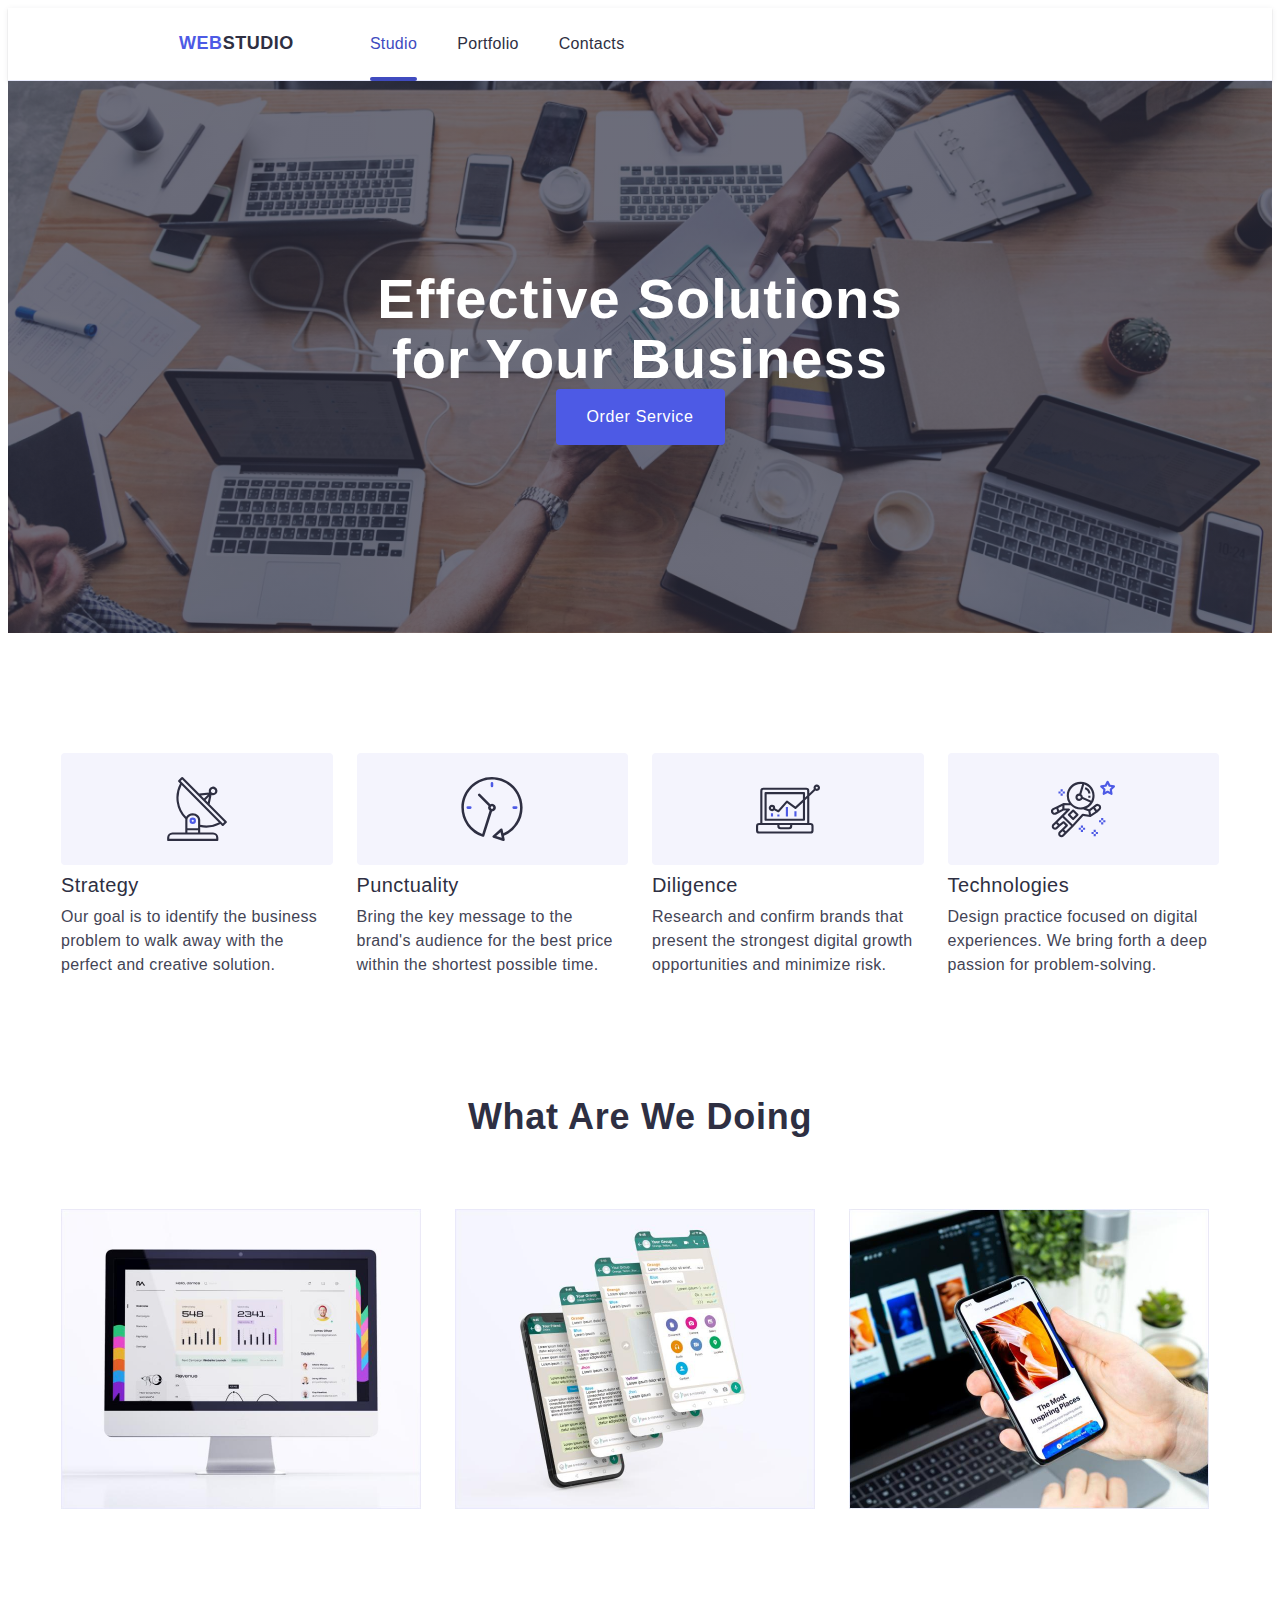
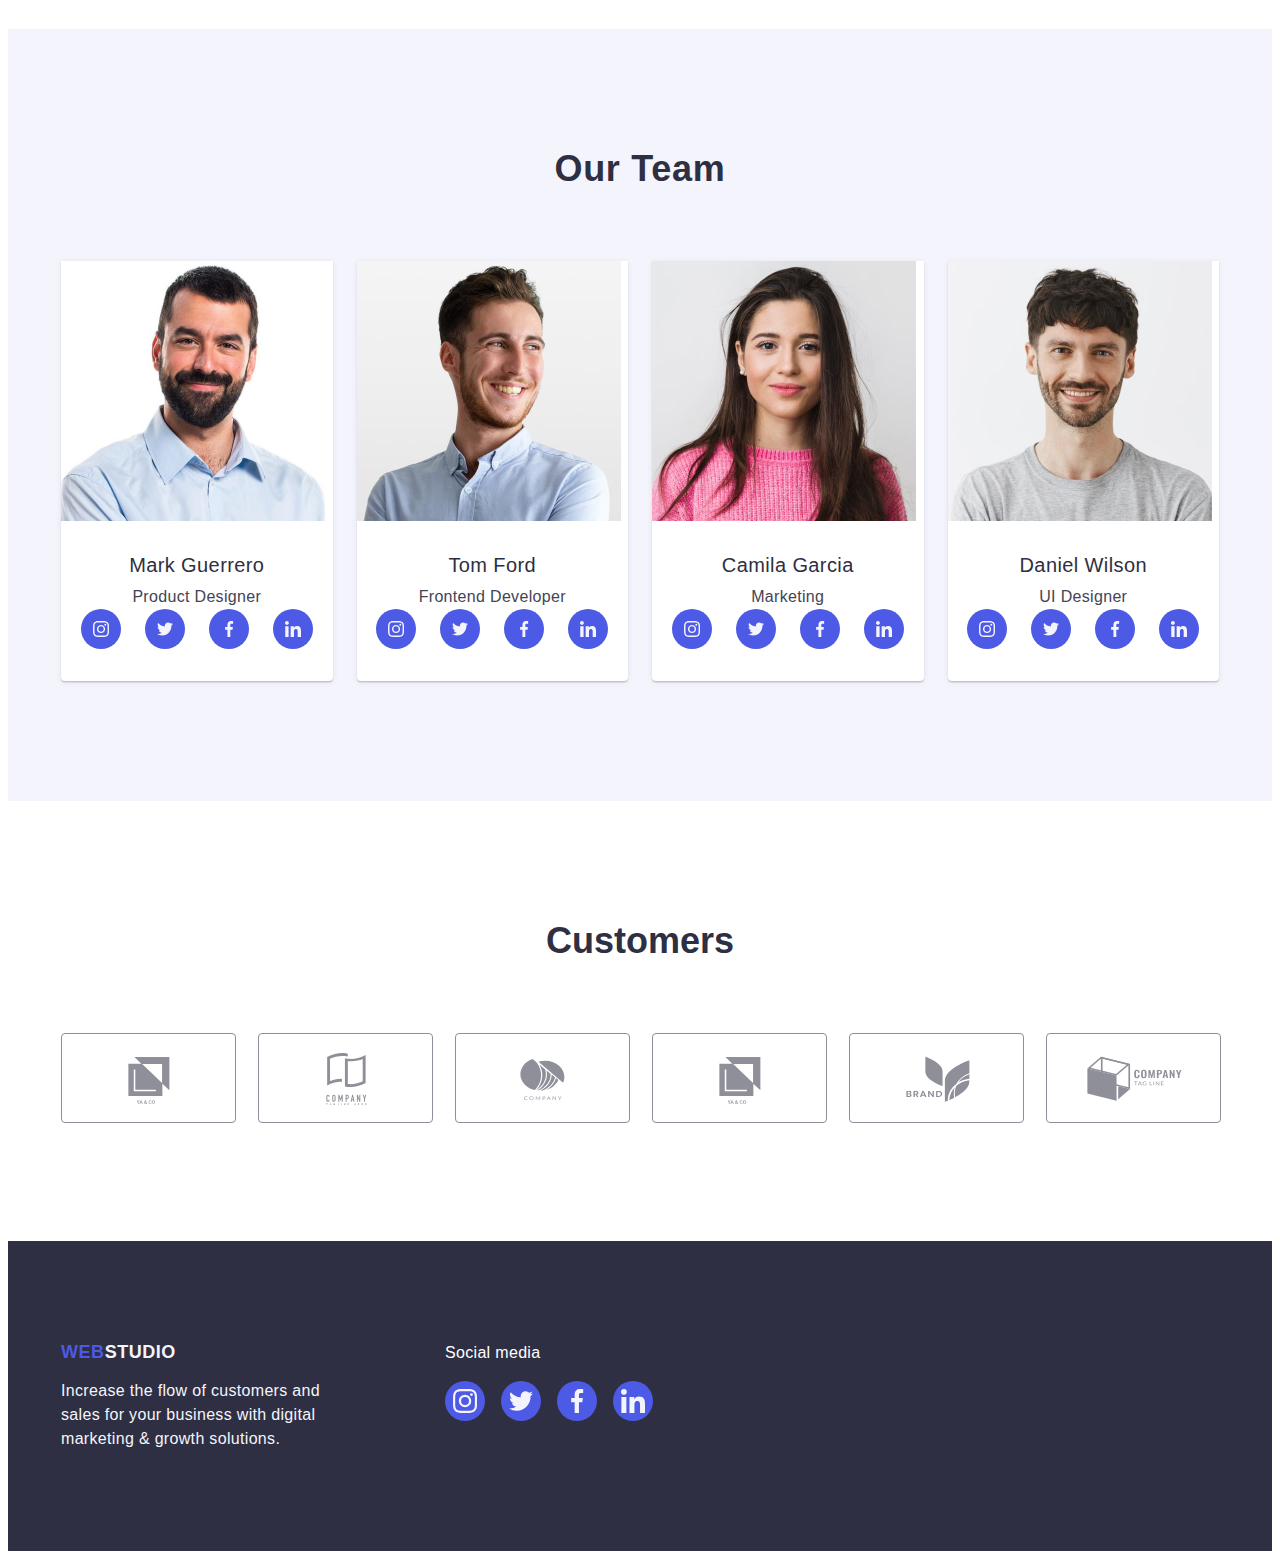
<file: index.html>
<!DOCTYPE html>
<html lang="en">
  <head>
    <meta charset="utf-8" />
    <meta name="viewport" content="width=device-width, initial-scale=1.0" />
    <link rel="shortcut icon" href="favicon.ico" type="image/x-icon" />
    <link rel="preconnect" href="https://fonts.googleapis.com" />
    <link rel="preconnect" href="https://fonts.gstatic.com" crossorigin />
    <link
      rel="preconnect"
      href="https://fonts.googleapis.com/css2?family=Raleway:wght@800&family=Roboto:wght@400;500;700&display=swap"
    />
    <link rel="preconnect" href="https://fonts.googleapis.com" />
    <link rel="preconnect" href="https://fonts.gstatic.com" crossorigin />
    <link
      rel="stylesheet"
      href="https://cdnjs.cloudflare.com/ajax/libs/modern-normalize/2.0.0/modern-normalize.min.css"
      integrity="sha512-4xo8blKMVCiXpTaLzQSLSw3KFOVPWhm/TRtuPVc4WG6kUgjH6J03IBuG7JZPkcWMxJ5huwaBpOpnwYElP/m6wg=="
      crossorigin="anonymous"
      referrerpolicy="no-referrer"
    />
    <link rel="stylesheet" href="./css/style.css" />
    <title>Web Studio</title>
  </head>
  <body>
    <header class="header">
      <div class="header-container container">
        <nav class="header-nav">
          <a href="./index.html" class="header-link link"
            >Web<span class="logo-header">Studio</span></a
          >

          <ul class="list header-li">
            <li><a href="./index.html" class="studio-index link">Studio</a></li>
            <li><a href="./portfolio.html" class="studio-li link">Portfolio</a></li>
            <li><a href="" class="studio-li link">Contacts</a></li>
          </ul>
        </nav>
        <address class="adress-header">
          <ul class="adress-list list">
            <li><a href="mailto:info@devstudio.com" class="mailtel link">info@devstudio.com</a></li>
            <li><a href="tel:+110001111111" class="mailtel link">+11 (000) 111-11-11</a></li>
          </ul>
        </address>
      </div>
    </header>
    <main>
      <!-- Effective Solutions for Your Business -->
      <section class="section-one">
        <div class="container">
          <h1 class="section-one-h">Effective Solutions for Your Business</h1>
          <button type="button" class="section-one-button" data-modal-open>Order Service</button>
          <div></div>
        </div>
      </section>
      <section class="section-two">
        <div class="container">
          <div class="visually-hidden">
            <h2>Container</h2>
          </div>
          <ul class="section-two-list list">
            <li class="section-two-list-li"
              ><div class="index-image-one"
                ><svg class="" width="64" height="64">
                  <use href="./images/icons.svg#icon-antenna-1"></use>
                </svg>
              </div>
              <h3 class="section-two-h">Strategy</h3>
              <p class="section-two-p">
                Our goal is to identify the business problem to walk away with the perfect and
                creative solution.
              </p>
            </li>
            <li class="section-two-list-li"
              ><div class="index-image-one"
                ><svg class="" width="64" height="64">
                  <use href="./images/icons.svg#icon-clock-1"></use>
                </svg>
              </div>
              <h3 class="section-two-h">Punctuality</h3>
              <p class="section-two-p">
                Bring the key message to the brand's audience for the best price within the shortest
                possible time.
              </p>
            </li>
            <li class="section-two-list-li"
              ><div class="index-image-one"
                ><svg class="" width="64" height="64">
                  <use href="./images/icons.svg#icon-diagram-1"></use>
                </svg>
              </div>
              <h3 class="section-two-h">Diligence</h3>
              <p class="section-two-p">
                Research and confirm brands that present the strongest digital growth opportunities
                and minimize risk.
              </p>
            </li>
            <li class="section-two-list-li"
              ><div class="index-image-one"
                ><svg class="" width="64" height="64">
                  <use href="./images/icons.svg#icon-astronaut-1"></use>
                </svg>
              </div>
              <h3 class="section-two-h">Technologies</h3>
              <p class="section-two-p">
                Design practice focused on digital experiences. We bring forth a deep passion for
                problem-solving.
              </p>
            </li>
          </ul>
        </div>
      </section>
      <section class="section-three">
        <!-- What are we doing? -->
        <div class="container">
          <h2 class="section-three-h">What are we doing</h2>
          <ul class="section-three-list list">
            <li class="section-three-list-li"
              ><img src="./images/image1.jpg" alt="computer" width="360"
            /></li>
            <li class="section-three-list-li"
              ><img src="./images/image2.jpg" alt="telegramm" width="360"
            /></li>
            <li class="section-three-list-li"
              ><img src="./images/image3.jpg" alt="phone" width="360"
            /></li>
          </ul>
        </div>
      </section>

      <!-- Our Team -->
      <section class="section-four">
        <div class="container">
          <h2 class="section-four-h">Our Team</h2>
          <ul class="section-four-list list">
            <li class="section-four-li">
              <img src="./images/image.jpg" alt="Mark Guerrero" width="264" />
              <div class="section-four-div"
                ><h3 class="section-four-li-h">Mark Guerrero</h3>
                <p class="section-four-li-p">Product Designer</p>
                <ul class="section-four-ul-social">
                  <li class="section-four-ul-social-li"
                    ><a href="" class="section-four-ul-cosical-li-a"
                      ><svg class="section-four-ul-cosical-li-a-svg" width="16" height="16">
                        <use href="./images/icons.svg#icon-instagram-2"></use></svg></a
                  ></li>
                  <li class="section-four-ul-social-li"
                    ><a href="" class="section-four-ul-cosical-li-a"
                      ><svg class="section-four-ul-cosical-li-a-svg" width="16" height="16">
                        <use href="./images/icons.svg#icon-twitter-1"></use></svg></a
                  ></li>
                  <li class="section-four-ul-social-li"
                    ><a href="" class="section-four-ul-cosical-li-a"
                      ><svg class="section-four-ul-cosical-li-a-svg" width="16" height="16">
                        <use href="./images/icons.svg#icon-facebook-1"></use></svg></a
                  ></li>
                  <li class="section-four-ul-social-li"
                    ><a href="" class="section-four-ul-cosical-li-a"
                      ><svg class="section-four-ul-cosical-li-a-svg" width="16" height="16">
                        <use href="./images/icons.svg#icon-linkedin-1"></use></svg></a
                  ></li>
                </ul>
              </div>
            </li>
            <li class="section-four-li">
              <img src="./images/image(2).jpg" alt="Tom Ford" width="264" />
              <div class="section-four-div">
                <h3 class="section-four-li-h">Tom Ford</h3>
                <p class="section-four-li-p">Frontend Developer</p>
                <ul class="section-four-ul-social">
                  <li class="section-four-ul-social-li"
                    ><a href="" class="section-four-ul-cosical-li-a"
                      ><svg class="section-four-ul-cosical-li-a-svg" width="16" height="16">
                        <use href="./images/icons.svg#icon-instagram-2"></use></svg></a
                  ></li>
                  <li class="section-four-ul-social-li"
                    ><a href="" class="section-four-ul-cosical-li-a"
                      ><svg class="section-four-ul-cosical-li-a-svg" width="16" height="16">
                        <use href="./images/icons.svg#icon-twitter-1"></use></svg></a
                  ></li>
                  <li class="section-four-ul-social-li"
                    ><a href="" class="section-four-ul-cosical-li-a"
                      ><svg class="section-four-ul-cosical-li-a-svg" width="16" height="16">
                        <use href="./images/icons.svg#icon-facebook-1"></use></svg></a
                  ></li>
                  <li class="section-four-ul-social-li"
                    ><a href="" class="section-four-ul-cosical-li-a"
                      ><svg class="section-four-ul-cosical-li-a-svg" width="16" height="16">
                        <use href="./images/icons.svg#icon-linkedin-1"></use></svg></a
                  ></li>
                </ul>
              </div>
            </li>
            <li class="section-four-li">
              <img src="./images/image(3).jpg" alt="Camila Garcia" width="264" />
              <div class="section-four-div">
                <h3 class="section-four-li-h">Camila Garcia</h3>
                <p class="section-four-li-p">Marketing</p>
                <ul class="section-four-ul-social">
                  <li class="section-four-ul-social-li"
                    ><a href="" class="section-four-ul-cosical-li-a"
                      ><svg class="section-four-ul-cosical-li-a-svg" width="16" height="16">
                        <use href="./images/icons.svg#icon-instagram-2"></use></svg></a
                  ></li>
                  <li class="section-four-ul-social-li"
                    ><a href="" class="section-four-ul-cosical-li-a"
                      ><svg class="section-four-ul-cosical-li-a-svg" width="16" height="16">
                        <use href="./images/icons.svg#icon-twitter-1"></use></svg></a
                  ></li>
                  <li class="section-four-ul-social-li"
                    ><a href="" class="section-four-ul-cosical-li-a"
                      ><svg class="section-four-ul-cosical-li-a-svg" width="16" height="16">
                        <use href="./images/icons.svg#icon-facebook-1"></use></svg></a
                  ></li>
                  <li class="section-four-ul-social-li"
                    ><a href="" class="section-four-ul-cosical-li-a"
                      ><svg class="section-four-ul-cosical-li-a-svg" width="16" height="16">
                        <use href="./images/icons.svg#icon-linkedin-1"></use></svg></a
                  ></li>
                </ul>
              </div>
            </li>
            <li class="section-four-li">
              <img src="./images/image(4).jpg" alt="Daniel Wilson" width="264" />
              <div class="section-four-div">
                <h3 class="section-four-li-h">Daniel Wilson</h3>
                <p class="section-four-li-p">UI Designer</p>
                <ul class="section-four-ul-social">
                  <li class="section-four-ul-social-li"
                    ><a href="" class="section-four-ul-cosical-li-a"
                      ><svg class="section-four-ul-cosical-li-a-svg" width="16" height="16">
                        <use href="./images/icons.svg#icon-instagram-2"></use></svg></a
                  ></li>
                  <li class="section-four-ul-social-li"
                    ><a href="" class="section-four-ul-cosical-li-a"
                      ><svg class="section-four-ul-cosical-li-a-svg" width="16" height="16">
                        <use href="./images/icons.svg#icon-twitter-1"></use></svg></a
                  ></li>
                  <li class="section-four-ul-social-li"
                    ><a href="" class="section-four-ul-cosical-li-a"
                      ><svg class="section-four-ul-cosical-li-a-svg" width="16" height="16">
                        <use href="./images/icons.svg#icon-facebook-1"></use></svg></a
                  ></li>
                  <li class="section-four-ul-social-li"
                    ><a href="" class="section-four-ul-cosical-li-a"
                      ><svg class="section-four-ul-cosical-li-a-svg" width="16" height="16">
                        <use href="./images/icons.svg#icon-linkedin-1"></use></svg></a
                  ></li>
                </ul>
              </div>
            </li>
          </ul>
        </div>
      </section>
      <section class="section-five"
        ><div class="container"
          ><h2 class="section-five-h">Customers</h2>
          <ul class="section-five-ul"
            ><li class="section-five-ul-li"
              ><a href="" class="section-five-ul-li-a"
                ><svg class="section-five-svg" width="104" height="56">
                  <use href="./images/icons.svg#icon-Logo"></use></svg></a
            ></li>
            <li class="section-five-ul-li"
              ><a href="" class="section-five-ul-li-a"
                ><svg class="section-five-svg" width="104" height="56">
                  <use href="./images/icons.svg#icon-Logo-1"></use></svg></a
            ></li>
            <li class="section-five-ul-li"
              ><a href="" class="section-five-ul-li-a"
                ><svg class="section-five-svg" width="104" height="56">
                  <use href="./images/icons.svg#icon-Logo-2"></use></svg></a
            ></li>
            <li class="section-five-ul-li"
              ><a href="" class="section-five-ul-li-a"
                ><svg class="section-five-svg" width="104" height="56">
                  <use href="./images/icons.svg#icon-Logo"></use></svg></a
            ></li>
            <li class="section-five-ul-li"
              ><a href="" class="section-five-ul-li-a"
                ><svg class="section-five-svg" width="104" height="56">
                  <use href="./images/icons.svg#icon-Logo-3"></use></svg></a
            ></li>
            <li class="section-five-ul-li"
              ><a href="" class="section-five-ul-li-a"
                ><svg class="section-five-svg" width="104" height="56">
                  <use href="./images/icons.svg#icon-Logo-4"></use></svg></a></li></ul></div
      ></section>
    </main>
    <footer class="footer">
      <div class="footer-div container">
        <div class="footer-div-div">
          <a href="./index.html" class="footer-a link"
            >Web<span class="logo-footer">Studio</span></a
          >
          <p class="footer-p">
            Increase the flow of customers and sales for your business with digital marketing &
            growth solutions.
          </p>
        </div>
        <div>
          <p class="social-media">Social media</p>
          <ul class="footer-ul">
            <li class="footer-ul-li"
              ><a href="" class="footer-ul-li-a"
                ><svg class="footer-svg" width="24" height="24">
                  <use href="./images/icons.svg#icon-instagram-2"></use></svg></a
            ></li>
            <li class="footer-ul-li"
              ><a href="" class="footer-ul-li-a"
                ><svg class="footer-svg" width="24" height="24">
                  <use href="./images/icons.svg#icon-twitter-1"></use></svg></a
            ></li>
            <li class="footer-ul-li"
              ><a href="" class="footer-ul-li-a"
                ><svg class="footer-svg" width="24" height="24">
                  <use href="./images/icons.svg#icon-facebook-1"></use></svg></a
            ></li>
            <li class="footer-ul-li"
              ><a href="" class="footer-ul-li-a"
                ><svg class="footer-svg" width="24" height="24">
                  <use href="./images/icons.svg#icon-linkedin-1"></use></svg></a
            ></li>
          </ul>
        </div>
      </div>
    </footer>
    <div data-modal class="modal-div is-hidden">
      <div class="modal-div-div"
        ><button type="button" class="modal-button" data-modal-close
          ><svg class="modal-svg" width="8" height="8">
            <use href="./images/icons.svg#icon-close"></use>
          </svg>
        </button>
      </div>
    </div>
    <script src="./js/modal.js"></script>
  </body>
</html>
</file>
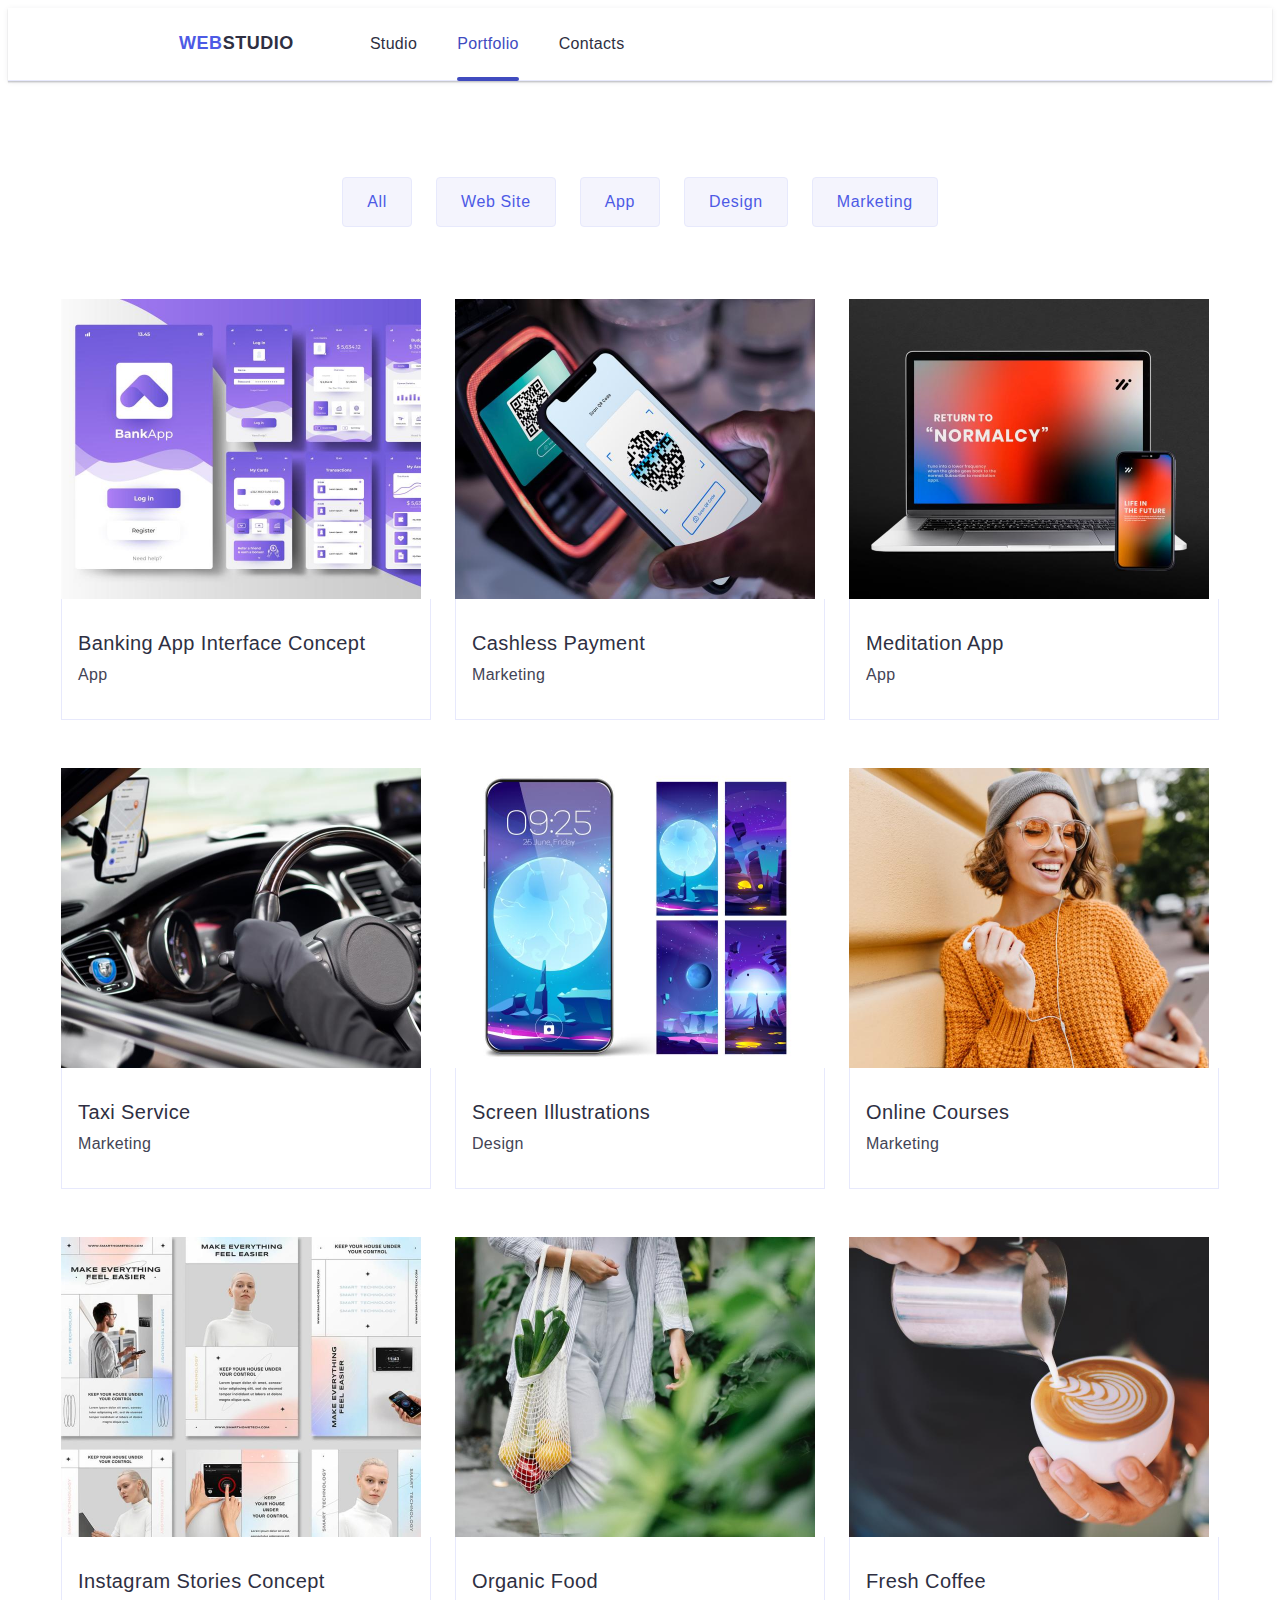
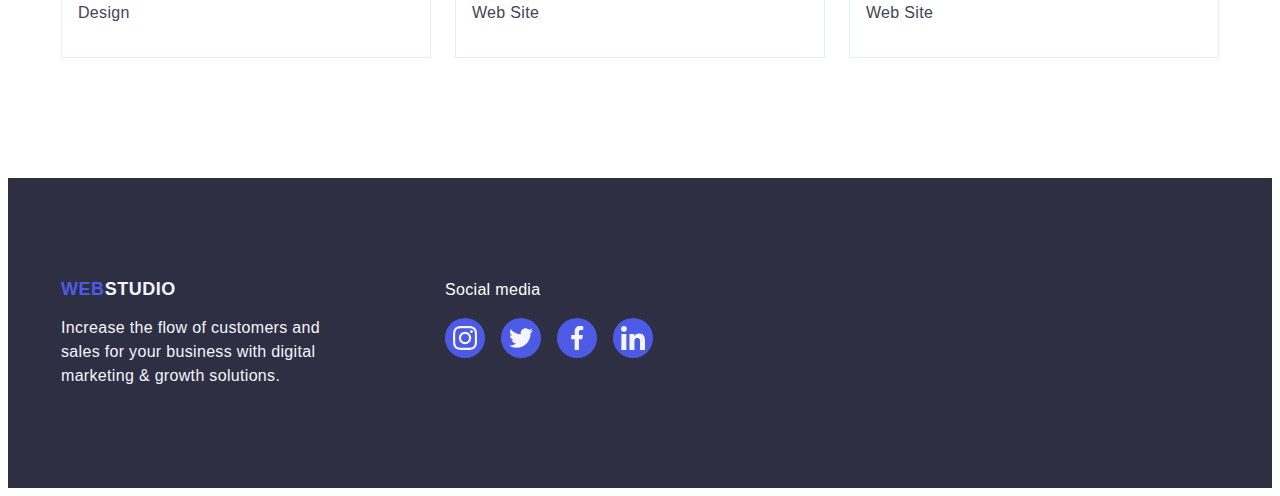
<file: portfolio.html>
<!DOCTYPE html>
<html lang="en">
  <head>
    <meta charset="utf-8" />
    <meta name="viewport" content="width=device-width, initial-scale=1.0" />
    <link rel="preconnect" href="https://fonts.googleapis.com" />
    <link rel="preconnect" href="https://fonts.gstatic.com" crossorigin />
    <link
      rel="preconnect"
      href="https://fonts.googleapis.com/css2?family=Raleway:wght@800&family=Roboto:wght@400;500;700&display=swap"
    />
    <link rel="preconnect" href="https://fonts.googleapis.com" />
    <link rel="preconnect" href="https://fonts.gstatic.com" crossorigin />

    <link
      rel="stylesheet"
      href="https://cdnjs.cloudflare.com/ajax/libs/modern-normalize/2.0.0/modern-normalize.min.css"
      integrity="sha512-4xo8blKMVCiXpTaLzQSLSw3KFOVPWhm/TRtuPVc4WG6kUgjH6J03IBuG7JZPkcWMxJ5huwaBpOpnwYElP/m6wg=="
      crossorigin="anonymous"
      referrerpolicy="no-referrer"
    />
    <link rel="stylesheet" href="./css/style.css" />
    <title>Portfolio</title>
  </head>
  <body>
    <header class="header">
      <div class="header-container container">
        <nav class="header-nav">
          <a href="./index.html" class="header-link link"
            >Web<span class="logo-header">Studio</span></a
          >

          <ul class="list header-li">
            <li><a href="./index.html" class="studio-li link">Studio</a></li>
            <li><a href="./portfolio.html" class="studio-index link">Portfolio</a></li>
            <li><a href="" class="studio-li link">Contacts</a></li>
          </ul>
        </nav>
        <address class="adress-header">
          <ul class="adress-list list">
            <li><a href="mailto:info@devstudio.com" class="mailtel link">info@devstudio.com</a></li>
            <li><a href="tel:+110001111111" class="mailtel link">+11 (000) 111-11-11</a></li>
          </ul>
        </address>
      </div>
    </header>
    <main>
      <!-- Button -->
      <section class="section-main">
        <div class="container">
          <div class="visually-hidden">
            <h1>Kashtanov</h1>
          </div>
          <ul class="main-list-one list">
            <li><button type="button" class="button">All</button></li>
            <li><button type="button" class="button">Web Site</button></li>
            <li><button type="button" class="button">App</button></li>
            <li><button type="button" class="button">Design</button></li>
            <li><button type="button" class="button">Marketing</button></li></ul
          >
          <!-- 1 Row -->
          <ul class="main-list-two list">
            <li class="main-list-two-li">
              <a href="" class="portfolip-link link">
                <div class="images-div"
                  ><img
                    src="./images-portfolio/row1-1.jpg"
                    alt="Banking App Interface Concept"
                    width="360"
                  />
                  <p class="images-div-p">
                    14 Stylish and User-Friendly App Design Concepts · Task Manager App · Calorie
                    Tracker App · Exotic Fruit Ecommerce App · Cloud Storage App</p
                  ></div
                ><div class="div-container">
                  <h2 class="porfolio-h-two">Banking App Interface Concept</h2>
                  <p class="portfolio-p">App</p>
                </div>
              </a>
            </li>
            <li class="main-list-two-li">
              <a href="" class="portfolip-link link">
                <div class="images-div"
                  ><img src="./images-portfolio/row1-2.jpg" alt="Cashless Payment" width="360" /><p
                    class="images-div-p"
                  >
                    14 Stylish and User-Friendly App Design Concepts · Task Manager App · Calorie
                    Tracker App · Exotic Fruit Ecommerce App · Cloud Storage App</p
                  ></div
                >
                <div class="div-container"
                  ><h2 class="porfolio-h-two">Cashless Payment</h2>
                  <p class="portfolio-p">Marketing</p>
                </div>
              </a>
            </li>
            <li class="main-list-two-li">
              <a href="" class="portfolip-link link">
                <div class="images-div"
                  ><img src="./images-portfolio/row1-3.jpg" alt="Meditation App" width="360" /><p
                    class="images-div-p"
                  >
                    14 Stylish and User-Friendly App Design Concepts · Task Manager App · Calorie
                    Tracker App · Exotic Fruit Ecommerce App · Cloud Storage App</p
                  ></div
                >
                <div class="div-container"
                  ><h2 class="porfolio-h-two">Meditation App</h2>
                  <p class="portfolio-p">App</p>
                </div>
              </a>
            </li>
            <!-- 2 Row -->
            <li class="main-list-two-li">
              <a href="" class="portfolip-link link">
                <div class="images-div"
                  ><img src="./images-portfolio/row2-1.jpg" alt="Taxi Service" width="360" /><p
                    class="images-div-p"
                  >
                    14 Stylish and User-Friendly App Design Concepts · Task Manager App · Calorie
                    Tracker App · Exotic Fruit Ecommerce App · Cloud Storage App</p
                  ></div
                >
                <div class="div-container"
                  ><h2 class="porfolio-h-two">Taxi Service</h2>
                  <p class="portfolio-p">Marketing</p></div
                >
              </a>
            </li>
            <li class="main-list-two-li">
              <a href="" class="portfolip-link link">
                <div class="images-div"
                  ><img
                    src="./images-portfolio/row2-2.jpg"
                    alt="Screen Illustrations"
                    width="360"
                  /><p class="images-div-p">
                    14 Stylish and User-Friendly App Design Concepts · Task Manager App · Calorie
                    Tracker App · Exotic Fruit Ecommerce App · Cloud Storage App</p
                  ></div
                >
                <div class="div-container"
                  ><h2 class="porfolio-h-two">Screen Illustrations</h2>
                  <p class="portfolio-p">Design</p>
                </div>
              </a>
            </li>
            <li class="main-list-two-li">
              <a href="" class="portfolip-link link">
                <div class="images-div"
                  ><img src="./images-portfolio/row2-3.jpg" alt="Online Courses" width="360" /><p
                    class="images-div-p"
                  >
                    14 Stylish and User-Friendly App Design Concepts · Task Manager App · Calorie
                    Tracker App · Exotic Fruit Ecommerce App · Cloud Storage App</p
                  ></div
                >
                <div class="div-container"
                  ><h2 class="porfolio-h-two">Online Courses</h2>
                  <p class="portfolio-p">Marketing</p>
                </div>
              </a>
            </li>
            <!-- 3 Row -->
            <li class="main-list-two-li">
              <a href="" class="portfolip-link link">
                <div class="images-div"
                  ><img
                    src="./images-portfolio/row3-1.jpg"
                    alt="Instagram Stories Concept"
                    width="360"
                  /><p class="images-div-p">
                    14 Stylish and User-Friendly App Design Concepts · Task Manager App · Calorie
                    Tracker App · Exotic Fruit Ecommerce App · Cloud Storage App</p
                  ></div
                ><div class="div-container">
                  <h2 class="porfolio-h-two">Instagram Stories Concept</h2>
                  <p class="portfolio-p">Design</p>
                </div>
              </a>
            </li>
            <li class="main-list-two-li">
              <a href="" class="portfolip-link link">
                <div class="images-div"
                  ><img src="./images-portfolio/row3-2.jpg" alt="Organic Food" width="360" /><p
                    class="images-div-p"
                  >
                    14 Stylish and User-Friendly App Design Concepts · Task Manager App · Calorie
                    Tracker App · Exotic Fruit Ecommerce App · Cloud Storage App</p
                  ></div
                >
                <div class="div-container"
                  ><h2 class="porfolio-h-two">Organic Food</h2>
                  <p class="portfolio-p">Web Site</p>
                </div>
              </a>
            </li>
            <li class="main-list-two-li">
              <a href="" class="portfolip-link link">
                <div class="images-div"
                  ><img src="./images-portfolio/row3-3.jpg" alt="Fresh Coffee" width="360" /><p
                    class="images-div-p"
                  >
                    14 Stylish and User-Friendly App Design Concepts · Task Manager App · Calorie
                    Tracker App · Exotic Fruit Ecommerce App · Cloud Storage App</p
                  ></div
                >
                <div class="div-container"
                  ><h2 class="porfolio-h-two">Fresh Coffee</h2>
                  <p class="portfolio-p">Web Site</p>
                </div>
              </a>
            </li>
          </ul>
        </div>
      </section>
    </main>
    <footer class="footer">
      <div class="footer-div container">
        <div class="footer-div-div">
          <a href="./index.html" class="footer-a link"
            >Web<span class="logo-footer">Studio</span></a
          >
          <p class="footer-p">
            Increase the flow of customers and sales for your business with digital marketing &
            growth solutions.
          </p>
        </div>
        <div>
          <p class="social-media">Social media</p>
          <ul class="footer-ul">
            <li class="footer-ul-li"
              ><a href="" class="footer-ul-li-a"
                ><svg class="footer-svg" width="24" height="24">
                  <use href="./images/icons.svg#icon-instagram-2"></use></svg></a
            ></li>
            <li class="footer-ul-li"
              ><a href="" class="footer-ul-li-a"
                ><svg class="footer-svg" width="24" height="24">
                  <use href="./images/icons.svg#icon-twitter-1"></use></svg></a
            ></li>
            <li class="footer-ul-li"
              ><a href="" class="footer-ul-li-a"
                ><svg class="footer-svg" width="24" height="24">
                  <use href="./images/icons.svg#icon-facebook-1"></use></svg></a
            ></li>
            <li class="footer-ul-li"
              ><a href="" class="footer-ul-li-a"
                ><svg class="footer-svg" width="24" height="24">
                  <use href="./images/icons.svg#icon-linkedin-1"></use></svg></a
            ></li>
          </ul>
        </div>
      </div>
    </footer>
  </body>
</html>
</file>
<file: css/style.css>
body {
  font-family: Roboto, sans-serif;
  color: #434455;
  background-color: #ffffff;
}

h1,
h2,
h3,
h4,
h5,
h6,
p {
  margin-top: 0;
  margin-bottom: 0;
}

ul,
ol {
  margin-top: 0;
  margin-bottom: 0;
  padding-left: 0;
  list-style-type: none;
}
img {
  display: block;
}

:root {
  --brand-color: #fff;
}

.list {
  list-style: none;
}

.header {
  box-shadow: 0px 2px 1px rgba(46, 47, 66, 0.08), 0px 1px 1px rgba(46, 47, 66, 0.16),
    0px 1px 6px rgba(46, 47, 66, 0.08);
  border-bottom: 1px solid #e7e9fc;
}
.container {
  width: 1158px;
  padding: 0 15px;
  margin: 0 auto;
}

.header-container {
  width: 1800px;
  display: flex;
  align-items: center;
  justify-content: space-between;
}

.header-nav {
  margin-left: 156px;
  display: flex;
  align-items: center;
}

.studio-index {
  display: block;
  padding: 24px 0;
  font-weight: 500;
  font-size: 16px;
  line-height: 1.5;
  letter-spacing: 0.02em;
  transition: color 250ms cubic-bezier(0.4, 0, 0.2, 1);
  position: relative;
  color: #404bbf;
}
.studio-index::after {
  color: #4d5ae5;
  content: '';
  position: absolute;
  left: 0;
  bottom: -1px;
  height: 4px;
  width: 100%;
  background-color: #404bbf;
  border-radius: 2px;
}

.header-logo {
  display: flex;
  align-items: center;
  gap: 4px;
  margin-left: 156px;
  margin-right: 76px;
}

.header-li {
  display: flex;
  gap: 40px;
  border-radius: 4px;
  text-decoration: none;

  background-color: #fff;
}

.adress-list {
  display: inline-flex;
  justify-content: center;
  align-items: flex-end;
  gap: 40px;
  margin-right: 156px;
}

.logo {
  color: var(--IRIS, #4d5ae5);
  font-family: Raleway, sans-serif;
  font-size: 18px;
  font-style: normal;
  font-weight: 800;
  line-height: 1.17;
  letter-spacing: 0.54px;
  text-transform: uppercase;
  text-decoration: none;
}

.logo-header {
  color: #2e2f42;
}
.logo a:link {
  text-decoration: none;
}

.logo2 a:link {
  text-decoration: none;
}

.header-link {
  color: #4d5ae5;
  font-family: Raleway, sans-serif;
  font-size: 18px;
  font-style: normal;
  font-weight: 800;
  line-height: 1.17em; /* 116.667% */
  letter-spacing: 0.54px;
  text-transform: uppercase;
  text-decoration: none;
  display: block;
  margin-right: 76px;
}

.studio-li {
  display: block;
  padding: 24px 0;
  font-weight: 500;
  font-size: 16px;
  line-height: 1.5;
  letter-spacing: 0.02em;
  color: #2e2f42;
  transition: color 250ms cubic-bezier(0.4, 0, 0.2, 1);
}

.link {
  text-decoration: none;
}

.studio-li:hover {
  color: #404bbf;
  transform: translateY(0%);
}

.studio-li:focus {
  color: #404bbf;
  transform: translateY(0%);
}

.images-div {
  position: relative;
  overflow: hidden;
}

.images-div-p {
  display: block;
  position: absolute;
  top: 0;
  font-size: 16px;
  line-height: 1.5;
  letter-spacing: 0.02em;
  color: #f4f4fd;
  padding: 40px 32px;
  background-color: #4d5ae5;
  height: 100%;
  width: 100%;
  transform: translateY(100%);
  transition: transform 250ms cubic-bezier(0.4, 0, 0.2, 1);
}
.images-div-p:hover {
  box-shadow: 0px 1px 6px rgba(46, 47, 66, 0.08), 0px 1px 1px rgba(46, 47, 66, 0.16),
    0px 2px 1px rgba(46, 47, 66, 0.08);
  transform: translateY(0%);
}
.images-div-p:focus {
  box-shadow: 0px 1px 6px rgba(46, 47, 66, 0.08), 0px 1px 1px rgba(46, 47, 66, 0.16),
    0px 2px 1px rgba(46, 47, 66, 0.08);
  transform: translateY(0%);
}

.adress-header {
  font-style: normal;
}

.mailtel {
  font-size: 16px;
  line-height: 1.5;
  letter-spacing: 0.02em;
  color: #434455;
  transition: color 250ms cubic-bezier(0.4, 0, 0.2, 1);
}

.mailtel:hover {
  color: #404bbf;
}

.mailtel.mailtel:focus {
  color: #404bbf;
}

.studio {
  font-weight: 500;
  font-size: 16px;
  line-height: 1.5;
  letter-spacing: 0.02em;
  color: #2e2f42;
}

.studio:link {
  text-decoration: none;
}

.footer {
  padding: 100px 0;
  background-color: #2e2f42;
}

.footer-a {
  color: #4d5ae5;
  display: inline-block;
  margin-bottom: 16px;
  font-family: Raleway, sans-serif;
  font-size: 18px;
  font-style: normal;
  font-weight: 800;
  line-height: 1.17em; /* 116.667% */
  letter-spacing: 0.54px;
  text-transform: uppercase;
}
.logo-footer {
  color: #f4f4fd;
}

.footer-p {
  max-width: 264px;
  line-height: 1.5;
  color: #f4f4fd;
  letter-spacing: 0.02em;
}

.section-one {
  margin: 0 auto;
  display: flex;
  background-color: #2e2f42;
  max-width: 1440px;
  padding: 188px 0;
  background-repeat: no-repeat;
  background-position: center;
  background-size: cover;
  background-image: linear-gradient(rgba(46, 47, 66, 0.7), rgba(46, 47, 66, 0.7)),
    url(../images-portfolio/background-hero.jpg);
}

.section-one-h {
  margin: 0 auto;
  display: flex;
  flex-wrap: nowrap;
  max-width: 1000px;
  width: 600px;
  font-size: 56px;
  line-height: 1.07;
  text-align: center;
  justify-content: center;
  align-items: center;
  letter-spacing: 0.02em;
  color: #ffffff;
}

.section-one-button {
  margin: 0 auto;
  display: block;
  min-width: 169px;
  height: 56px;
  border: none;
  border-radius: 4px;
  cursor: pointer;
  background-color: #4d5ae5;
  font-family: Roboto, sans-serif;
  font-weight: 500;
  font-size: 16px;
  line-height: 1.5;
  letter-spacing: 0.04em;
  color: #ffffff;
  cursor: pointer;
  transition: background-color 250ms cubic-bezier(0.4, 0, 0.2, 1);
}
.section-one-button::data-modal-open .section-one-button:hover {
  background-color: #404bbf;
}

.section-one-button:focus {
  background-color: #404bbf;
}
.section-two {
  padding: 120px 0;
}

.visually-hidden {
  position: absolute !important;
  clip: rect(1px 1px 1px 1px); /* Використовуйте 'clip' як альтернативний спосіб приховування */
  padding: 0 !important;
  border: 0 !important;
  height: 1px !important;
  width: 1px !important;
  overflow: hidden;
}

.index-image-one {
  display: flex;
  align-items: center;
  justify-content: center;
  height: 112px;
  background-color: #f4f4fd;
  border-radius: 4px;
  margin-bottom: 8px;
}

.section-two-list {
  display: flex;
  gap: 24px;
}

.section-two-list-li {
  width: calc((100% - 72px) / 4);
}
.section-two-h {
  margin-bottom: 8px;
  font-weight: 500;
  font-size: 20px;
  line-height: 1.2;
  letter-spacing: 0.02em;
  color: #2e2f42;
}

.section-two-p {
  line-height: 1.5;
  letter-spacing: 0.02em;
}

.section-three {
  padding-bottom: 120px;
}

.section-three-h {
  margin-bottom: 72px;
  font-size: 36px;
  line-height: 1.11;
  text-align: center;
  text-transform: capitalize;
  letter-spacing: 0.02em;
  color: #2e2f42;
}
.section-three-list {
  display: flex;
  gap: 24px;
}

.section-three-list-li {
  width: calc((100% - 48px) / 3);
}

.section-four {
  padding: 120px 0;
  background-color: #f4f4fd;
}

.section-four-h {
  margin-bottom: 72px;
  font-size: 36px;
  line-height: 1.11;
  text-align: center;
  letter-spacing: 0.02em;
  text-transform: capitalize;
  color: #2e2f42;
}

.section-four-list {
  display: flex;
  gap: 24px;
}

.section-four-li {
  width: calc((100% - 72px) / 4);
  border-radius: 0px 0px 4px 4px;
  background-color: #ffffff;
  box-shadow: 0px 1px 6px rgba(46, 47, 66, 0.08), 0px 1px 1px rgba(46, 47, 66, 0.16),
    0px 2px 1px rgba(46, 47, 66, 0.08);
}

.section-four-div {
  padding: 32px 0;
}

.section-four-ul-social {
  display: flex;
  justify-content: center;
  gap: 24px;
}

.section-four-ul-social-li {
  width: 40px;
  height: 40px;
}

.section-four-ul-cosical-li-a {
  width: 100%;
  height: 100%;
  background-color: #4d5ae5;
  border-radius: 50%;
  display: flex;
  align-items: center;
  justify-content: center;
  transition: background-color 250ms cubic-bezier(0.4, 0, 0.2, 1);
}
.section-four-ul-cosical-li-a:hover {
  background-color: #404bbf;
}

.section-four-ul-cosical-li-a:focus {
  background-color: #404bbf;
}

.section-four-ul-cosical-li-a-svg {
  fill: #f4f4fd;
}

.section-four-li-h {
  text-align: center;
  margin-bottom: 8px;
  font-weight: 500;
  font-size: 20px;
  line-height: 1.2;
  letter-spacing: 0.02em;
  color: #2e2f42;
}

.section-four-li-p {
  text-align: center;
  font-size: 16px;
  line-height: 1.5;
  letter-spacing: 0.02em;
}

.section-five {
  padding: 120px 0;
}

.section-five-h {
  text-align: center;
  font-size: 36px;
  line-height: 1.11;
  color: #2e2f42;
  margin-bottom: 72px;
}

.section-five-ul {
  display: flex;
  gap: 24px;
}

.section-five-ul-li {
  width: calc((100% - 120px) / 6);
  height: 88px;
}

.section-five-ul-li-a {
  width: 100%;
  height: 100%;
  border: 1px solid #8e8f99;
  border-radius: 4px;
  display: flex;
  align-items: center;
  justify-content: center;
  color: #8e8f99;
  transition: border-color 250ms cubic-bezier(0.4, 0, 0.2, 1),
    color 250ms cubic-bezier(0.4, 0, 0.2, 1);
}

.section-five-ul-li-a:hover {
  border-color: #404bbf;
  color: #404bbf;
}

.section-five-ul-li-a:focus {
  border-color: #404bbf;
  color: #404bbf;
}

.section-five-svg {
  fill: currentColor;
}

.section-main {
  padding-top: 96px;
  padding-bottom: 120px;
}

.main-list-one {
  display: flex;
  justify-content: center;
  gap: 24px;
  margin-bottom: 72px;
}

.button {
  padding: 12px 24px;
  border: 1px solid #e7e9fc;
  border-radius: 4px;
  font-family: 'Roboto', sans-serif;
  font-weight: 500;
  font-size: 16px;
  line-height: 1.5;
  letter-spacing: 0.04em;
  color: #4d5ae5;
  background-color: #f4f4fd;
  cursor: pointer;
  transition: color 250ms cubic-bezier(0.4, 0, 0.2, 1),
    background-color 250ms cubic-bezier(0.4, 0, 0.2, 1),
    border-color 250ms cubic-bezier(0.4, 0, 0.2, 1), box-shadow 250ms cubic-bezier(0.4, 0, 0.2, 1);
}

.button:hover {
  border: 1px solid transparent;
  color: #ffffff;
  background-color: #404bbf;
  box-shadow: 3px 1px rgba(0, 0, 0, 0.1), 0px 2px 1px rgba(0, 0, 0, 0.08),
    0px 2px 2px rgba(0, 0, 0, 0.12);
  transform: translateY(0%);
}

.button:focus {
  border: 1px solid transparent;
  color: #ffffff;
  background-color: #404bbf;
  box-shadow: 3px 1px rgba(0, 0, 0, 0.1), 0px 2px 1px rgba(0, 0, 0, 0.08),
    0px 2px 2px rgba(0, 0, 0, 0.12);
  transform: translateY(0%);
}

.main-list-two {
  display: flex;
  flex-wrap: wrap;
  column-gap: 24px;
  row-gap: 48px;
}

.main-list-two-li {
  width: calc((100% - 48px) / 3);
}

.div-container {
  padding: 32px 16px;
  border: 1px solid #e7e9fc;
  border-top: none;
}

.porfolio-h-two {
  margin-bottom: 8px;
  font-weight: 500;
  font-size: 20px;
  line-height: 1.2;
  letter-spacing: 0.02em;
  color: #2e2f42;
}

.portfolio-p {
  font-size: 16px;
  font-style: normal;
  font-weight: 400;
  line-height: 1.5;
  letter-spacing: 0.02em;
  color: #434455;
}

.footer-div {
  display: flex;
  align-items: baseline;
}

.footer-div-div {
  margin-right: 120px;
}

.social-media {
  font-weight: 500;
  font-size: 16px;
  line-height: 1.5;
  letter-spacing: 0.02em;
  color: #ffffff;
  margin-bottom: 16px;
}

.footer-ul {
  display: flex;
  gap: 16px;
}

.footer-ul-li {
  width: 40px;
  height: 40px;
}

.footer-ul-li-a {
  width: 100%;
  height: 100%;
  background-color: #4d5ae5;
  border-radius: 50%;
  display: flex;
  align-items: center;
  justify-content: center;
  transition: background-color 250ms cubic-bezier(0.4, 0, 0.2, 1);
}

.footer-ul-li-a:hover {
  background-color: #31d0aa;
}

.footer-ul-li-a:focus {
  background-color: #31d0aa;
}

.footer-svg {
  fill: #f4f4fd;
}

.modal-div {
  position: fixed;
  top: 0;
  left: 0;
  width: 100%;
  height: 100%;
  background-color: rgba(46, 47, 66, 0.4);
  transition: opacity 250ms cubic-bezier(0.4, 0, 0.2, 1),
    visibility 250ms cubic-bezier(0.4, 0, 0.2, 1);
}

.is-hidden {
  opacity: 0;
  visibility: hidden;
  pointer-events: none;
}

.modal-div-div {
  position: absolute;
  top: 50%;
  left: 50%;
  transform: translate(-50%, -50%) scale(1);
  width: 408px;
  min-height: 584px;
  background: #fcfcfc;
  box-shadow: 0px 1px 1px rgba(0, 0, 0, 0.14), 0px 1px 3px rgba(0, 0, 0, 0.12),
    0px 2px 1px rgba(0, 0, 0, 0.2);
  border-radius: 4px;
  transition: transform 250ms cubic-bezier(0.4, 0, 0.2, 1);
}

.modal-button {
  position: absolute;
  top: 24px;
  right: 24px;
  width: 24px;
  height: 24px;
  border-radius: 50%;
  display: flex;
  align-items: center;
  justify-content: center;
  background-color: #e7e9fc;
  border: 1px solid rgba(0, 0, 0, 0.1);
  padding: 0;
  cursor: pointer;
  transition: background-color 250ms cubic-bezier(0.4, 0, 0.2, 1),
    border 250ms cubic-bezier(0.4, 0, 0.2, 1);
}

.modal-button:hover {
  background-color: #404bbf;
  border: none;
  fill: #ffffff;
}

.modal-button:focus {
  background-color: #404bbf;
  border: none;
  fill: #ffffff;
}

.modal-svg {
  transition: fill 250ms cubic-bezier(0.4, 0, 0.2, 1);
}

.portfolip-link {
  display: block;
  transition: box-shadow 250ms cubic-bezier(0.4, 0, 0.2, 1);
}

.portfolip-link:hover .images-div-p {
  box-shadow: 0px 1px 6px rgba(46, 47, 66, 0.08), 0px 1px 1px rgba(46, 47, 66, 0.16),
    0px 2px 1px rgba(46, 47, 66, 0.08);
  transform: translateY(0%);
}
.portfolip-link:focus .images-div-p {
  box-shadow: 0px 1px 6px rgba(46, 47, 66, 0.08), 0px 1px 1px rgba(46, 47, 66, 0.16),
    0px 2px 1px rgba(46, 47, 66, 0.08);
  transform: translateY(0%);
}

.portfolip-link:hover {
  box-shadow: 0px 1px 6px rgba(46, 47, 66, 0.08), 0px 1px 1px rgba(46, 47, 66, 0.16),
    0px 2px 1px rgba(46, 47, 66, 0.08);
}

.portfolip-link:focus {
  box-shadow: 0px 1px 6px rgba(46, 47, 66, 0.08), 0px 1px 1px rgba(46, 47, 66, 0.16),
    0px 2px 1px rgba(46, 47, 66, 0.08);
}
</file>
